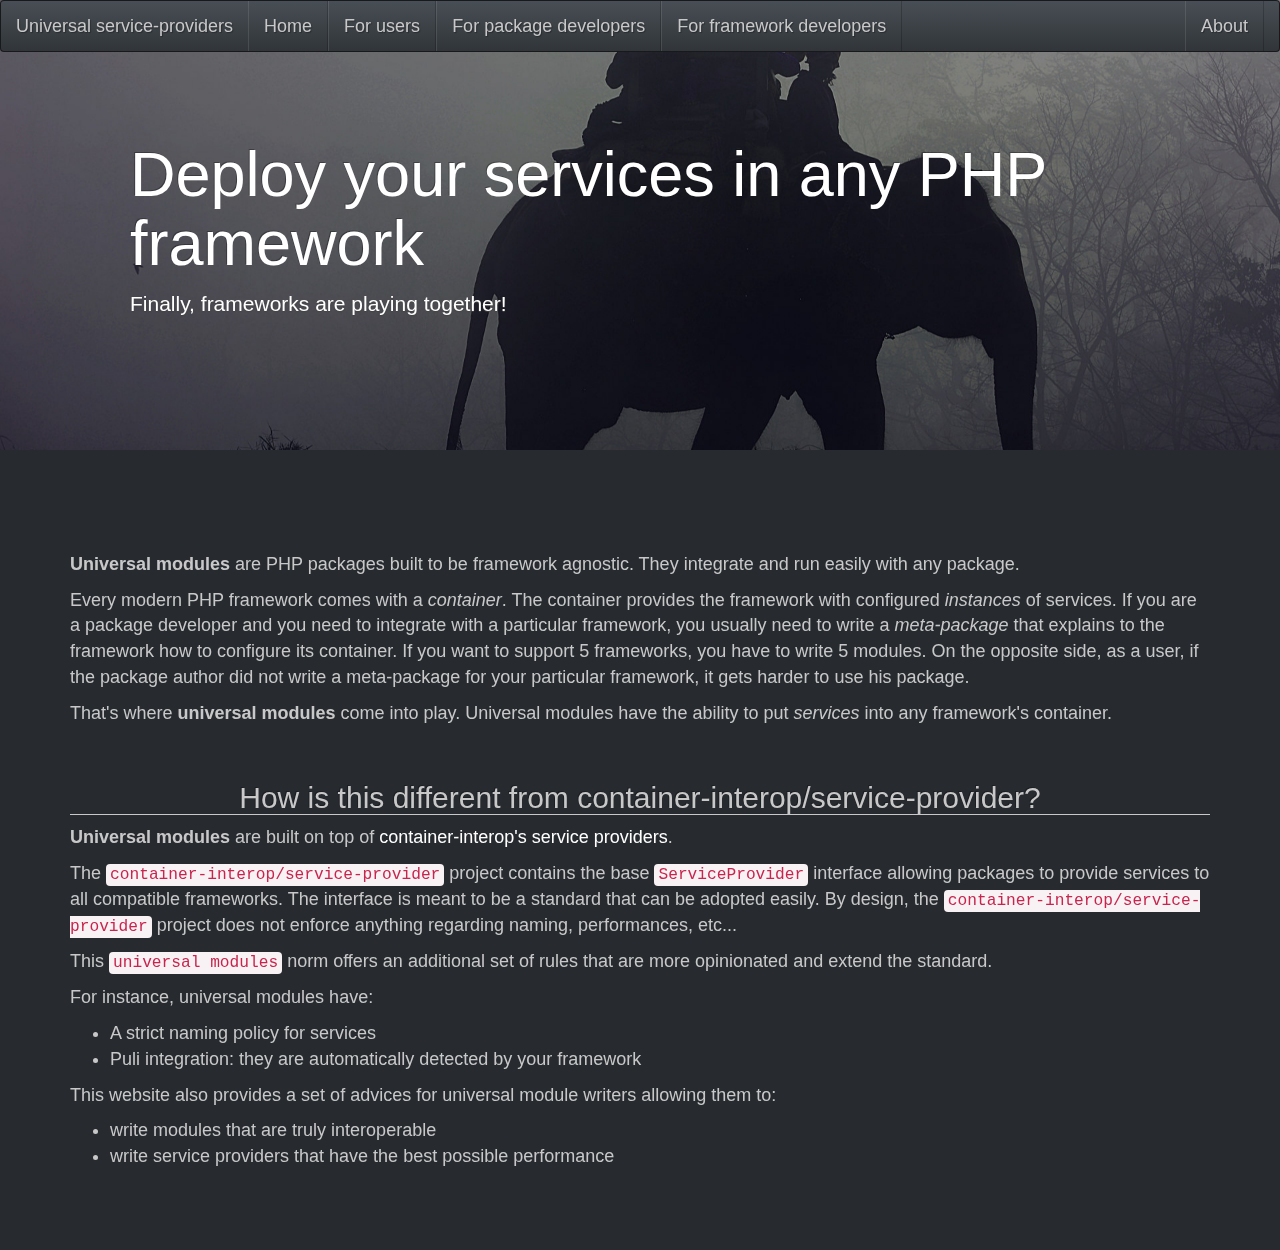
<file: index.html>
<!DOCTYPE html>
<html lang="en">
    <head>
        <meta charset="utf-8">
        <meta name="viewport" content="width=device-width, initial-scale=1">

        <title>Universal service-providers</title>

        <link rel="stylesheet" href="http://moufmouf.github.io/service-providers-best-practices/css/bootstrap.min.css">
        <!--<link rel="stylesheet" href="//maxcdn.bootstrapcdn.com/bootstrap/3.3.1/css/bootstrap-theme.min.css">-->
        <link rel="stylesheet" href="http://moufmouf.github.io/service-providers-best-practices/css/main.css">
        <link rel='stylesheet' id='hljstheme-css'  href='http://moufmouf.github.io/service-providers-best-practices/components/highlightjs/styles/darkula.css' type='text/css' media='all' />

        <script src="https://code.jquery.com/jquery-1.12.3.min.js" integrity="sha256-aaODHAgvwQW1bFOGXMeX+pC4PZIPsvn2h1sArYOhgXQ=" crossorigin="anonymous"></script>
        <script src="//netdna.bootstrapcdn.com/bootstrap/3.3.1/js/bootstrap.min.js"></script>
        <script type='text/javascript' src='http://moufmouf.github.io/service-providers-best-practices/components/highlightjs/highlight.pack.min.js'></script>

        <script>
            $(function() {
                // Little tweak for <h1>
                $("main > h1").wrap('<div class="page-header" />');
            });
        </script>

        <script type="text/javascript">
            (function($, window) {
                var init_fn_flag = false;
                var init_fn = (function() {
                    if (init_fn_flag)
                        return;
                    init_fn_flag = true;
                    hljs.configure({"tabReplace":"    "});
                    $('pre code').each(function(i, block) {
                        hljs.highlightBlock(block);
                    });
                });
                $(document).ready(init_fn);
                $(window).on("load", init_fn);
            })(jQuery, window);
        </script>

    </head>
    <body>

    <nav class="navbar navbar-default">
        <div class="container-fluid">
            <div class="navbar-header">
                <button type="button" class="navbar-toggle collapsed" data-toggle="collapse" data-target="#navbar"
                        aria-expanded="false" aria-controls="navbar">
                    <span class="sr-only">Toggle navigation</span>
                    <span class="icon-bar"></span>
                    <span class="icon-bar"></span>
                    <span class="icon-bar"></span>
                </button>
                <a class="navbar-brand" href="#">Universal service-providers</a>
            </div>
            <div id="navbar" class="navbar-collapse collapse">
                <ul class="nav navbar-nav">
                    <li><a href="http://moufmouf.github.io/service-providers-best-practices/">Home</a></li>
                    <li><a href="http://moufmouf.github.io/service-providers-best-practices/users.html">For users</a></li>
                    <li><a href="http://moufmouf.github.io/service-providers-best-practices/package_developers.html">For package developers</a></li>
                    <li><a href="http://moufmouf.github.io/service-providers-best-practices/framework_developers.html">For framework developers</a></li>
                    <!--<li class="dropdown">
                      <a href="#" class="dropdown-toggle" data-toggle="dropdown" role="button" aria-haspopup="true" aria-expanded="false">Dropdown <span class="caret"></span></a>
                      <ul class="dropdown-menu">
                        <li><a href="#">Action</a></li>
                        <li><a href="#">Another action</a></li>
                        <li><a href="#">Something else here</a></li>
                        <li role="separator" class="divider"></li>
                        <li class="dropdown-header">Nav header</li>
                        <li><a href="#">Separated link</a></li>
                        <li><a href="#">One more separated link</a></li>
                      </ul>
                    </li>-->
                </ul>
                <ul class="nav navbar-nav navbar-right">
                    <li><a href="#">About</a></li>
                </ul>
            </div><!--/.nav-collapse -->
        </div><!--/.container-fluid -->

    </nav>

    <div class="container">
                <script>
            $(function() {
                var jumboHeight = $('.jumbotron').outerHeight();
                function parallax(){
                    var scrolled = $(window).scrollTop();
                    $('.bg').css('height', (jumboHeight-scrolled) + 'px');
                }

                $(window).scroll(function(e){
                    parallax();
                });
                parallax();

            });
        </script>
        <div class="bg" style="background-image: url('images/elephant.jpeg')"></div>        <div class="jumbotron" >
            <h1>Deploy your services in any PHP framework</h1>
            <p class="lead">Finally, frameworks are playing together!</p>        </div>
        
        <p><strong>Universal modules</strong> are PHP packages built to be framework agnostic. They integrate and run easily with any package.</p>
<p>Every modern PHP framework comes with a <em>container</em>. The container provides the framework with configured <em>instances</em> of services.
If you are a package developer and you need to integrate with a particular framework, you usually need to write a <em>meta-package</em> that explains to the framework how to configure its container. If you want to support 5 frameworks, you have to write 5 modules. On the opposite side, as a user, if the package author did not write a meta-package for your particular framework, it gets harder to use his package.</p>
<p>That's where <strong>universal modules</strong> come into play. Universal modules have the ability to put <em>services</em> into any framework's container.</p>
<h2 id="how-is-this-different-from-container-interopservice-provider">How is this different from container-interop/service-provider?</h2>
<p><strong>Universal modules</strong> are built on top of <a href="http://github.com/container-interop/service-provider">container-interop's service providers</a>.</p>
<p>The <code>container-interop/service-provider</code> project contains the base <code>ServiceProvider</code> interface allowing packages to provide services to all compatible frameworks. The interface is meant to be a standard that can be adopted easily. By design, the <code>container-interop/service-provider</code> project does not enforce anything regarding naming, performances, etc...</p>
<p>This <code>universal modules</code> norm offers an additional set of rules that are more opinionated and extend the standard.</p>
<p>For instance, universal modules have:</p>
<ul>
<li>A strict naming policy for services</li>
<li>Puli integration: they are automatically detected by your framework</li>
</ul>
<p>This website also provides a set of advices for universal module writers allowing them to:</p>
<ul>
<li>write modules that are truly interoperable</li>
<li>write service providers that have the best possible performance</li>
</ul>
    </div>


    </body>
</html>
</file>
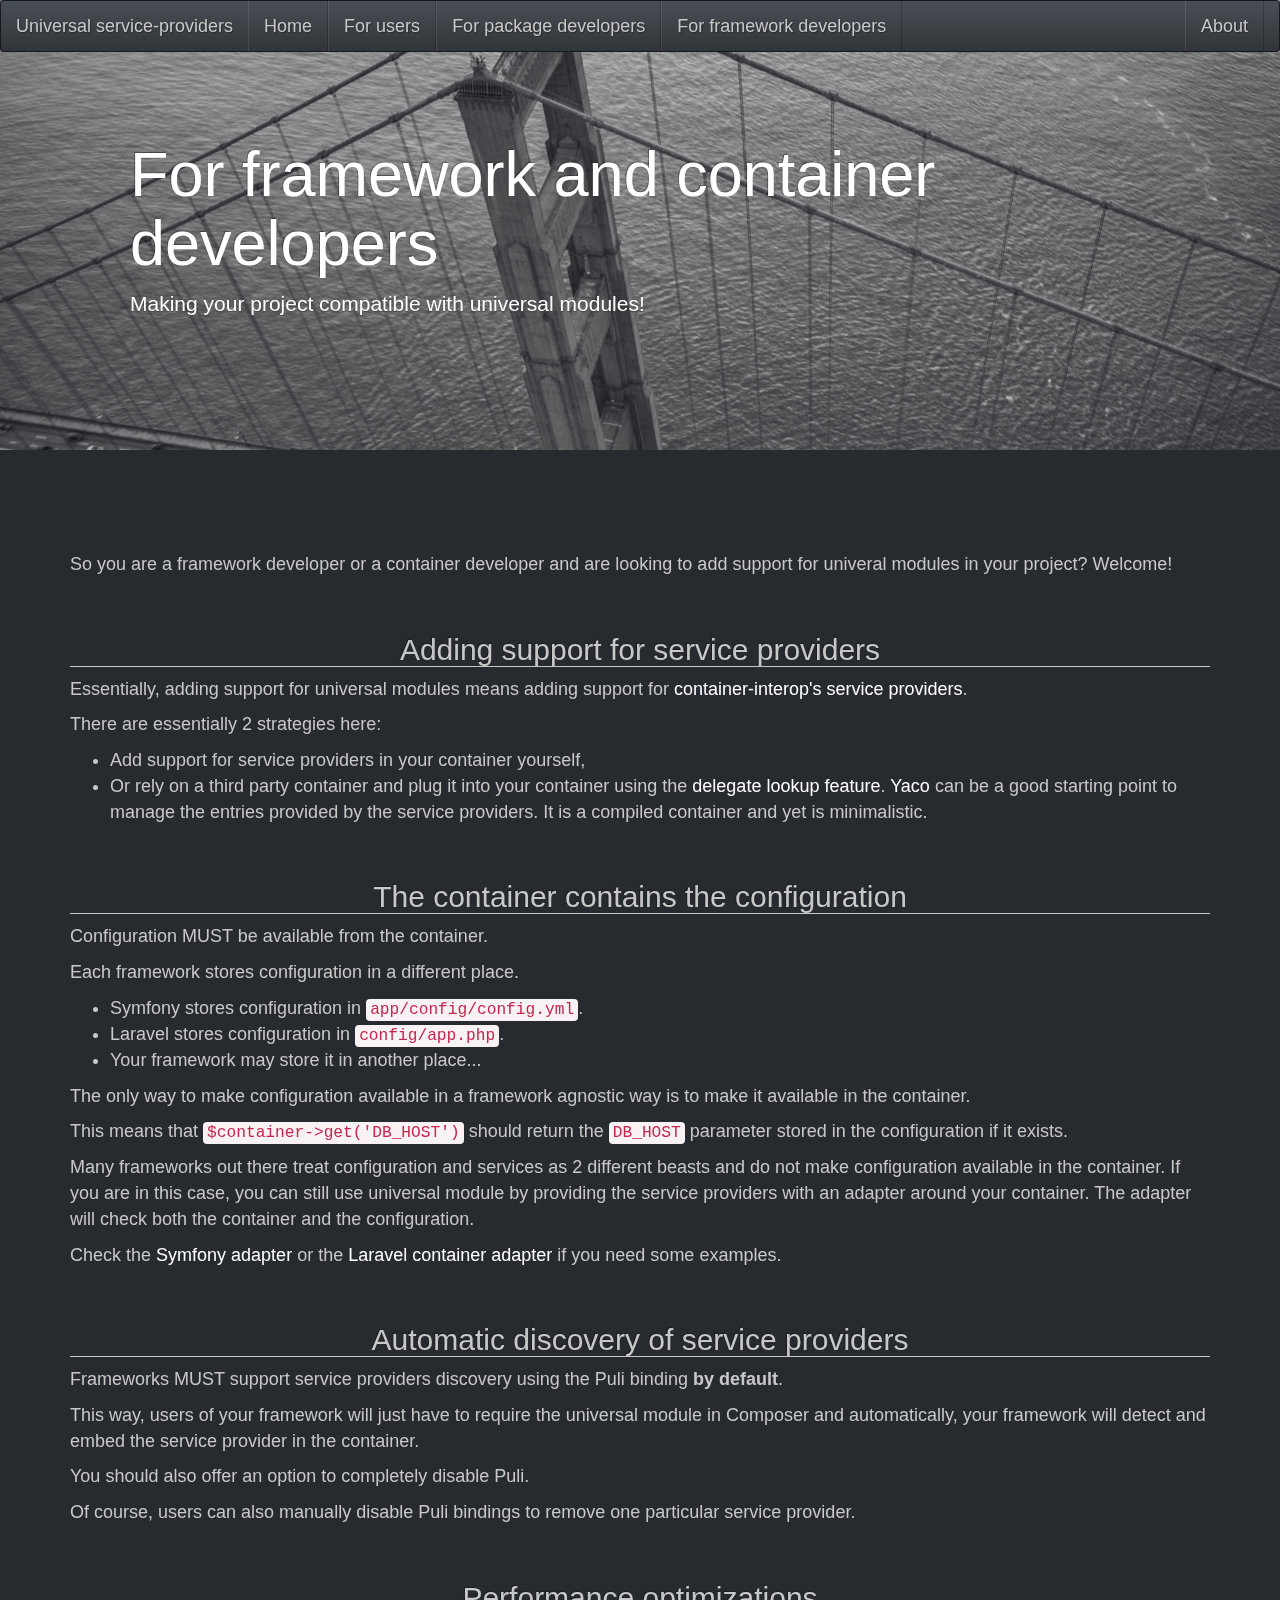
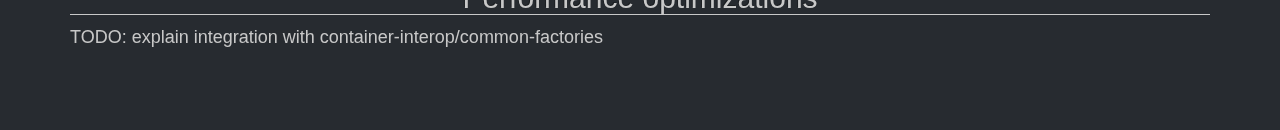
<file: framework_developers.html>
<!DOCTYPE html>
<html lang="en">
    <head>
        <meta charset="utf-8">
        <meta name="viewport" content="width=device-width, initial-scale=1">

        <title>Universal service-providers</title>

        <link rel="stylesheet" href="http://moufmouf.github.io/service-providers-best-practices/css/bootstrap.min.css">
        <!--<link rel="stylesheet" href="//maxcdn.bootstrapcdn.com/bootstrap/3.3.1/css/bootstrap-theme.min.css">-->
        <link rel="stylesheet" href="http://moufmouf.github.io/service-providers-best-practices/css/main.css">
        <link rel='stylesheet' id='hljstheme-css'  href='http://moufmouf.github.io/service-providers-best-practices/components/highlightjs/styles/darkula.css' type='text/css' media='all' />

        <script src="https://code.jquery.com/jquery-1.12.3.min.js" integrity="sha256-aaODHAgvwQW1bFOGXMeX+pC4PZIPsvn2h1sArYOhgXQ=" crossorigin="anonymous"></script>
        <script src="//netdna.bootstrapcdn.com/bootstrap/3.3.1/js/bootstrap.min.js"></script>
        <script type='text/javascript' src='http://moufmouf.github.io/service-providers-best-practices/components/highlightjs/highlight.pack.min.js'></script>

        <script>
            $(function() {
                // Little tweak for <h1>
                $("main > h1").wrap('<div class="page-header" />');
            });
        </script>

        <script type="text/javascript">
            (function($, window) {
                var init_fn_flag = false;
                var init_fn = (function() {
                    if (init_fn_flag)
                        return;
                    init_fn_flag = true;
                    hljs.configure({"tabReplace":"    "});
                    $('pre code').each(function(i, block) {
                        hljs.highlightBlock(block);
                    });
                });
                $(document).ready(init_fn);
                $(window).on("load", init_fn);
            })(jQuery, window);
        </script>

    </head>
    <body>

    <nav class="navbar navbar-default">
        <div class="container-fluid">
            <div class="navbar-header">
                <button type="button" class="navbar-toggle collapsed" data-toggle="collapse" data-target="#navbar"
                        aria-expanded="false" aria-controls="navbar">
                    <span class="sr-only">Toggle navigation</span>
                    <span class="icon-bar"></span>
                    <span class="icon-bar"></span>
                    <span class="icon-bar"></span>
                </button>
                <a class="navbar-brand" href="#">Universal service-providers</a>
            </div>
            <div id="navbar" class="navbar-collapse collapse">
                <ul class="nav navbar-nav">
                    <li><a href="http://moufmouf.github.io/service-providers-best-practices/">Home</a></li>
                    <li><a href="http://moufmouf.github.io/service-providers-best-practices/users.html">For users</a></li>
                    <li><a href="http://moufmouf.github.io/service-providers-best-practices/package_developers.html">For package developers</a></li>
                    <li><a href="http://moufmouf.github.io/service-providers-best-practices/framework_developers.html">For framework developers</a></li>
                    <!--<li class="dropdown">
                      <a href="#" class="dropdown-toggle" data-toggle="dropdown" role="button" aria-haspopup="true" aria-expanded="false">Dropdown <span class="caret"></span></a>
                      <ul class="dropdown-menu">
                        <li><a href="#">Action</a></li>
                        <li><a href="#">Another action</a></li>
                        <li><a href="#">Something else here</a></li>
                        <li role="separator" class="divider"></li>
                        <li class="dropdown-header">Nav header</li>
                        <li><a href="#">Separated link</a></li>
                        <li><a href="#">One more separated link</a></li>
                      </ul>
                    </li>-->
                </ul>
                <ul class="nav navbar-nav navbar-right">
                    <li><a href="#">About</a></li>
                </ul>
            </div><!--/.nav-collapse -->
        </div><!--/.container-fluid -->

    </nav>

    <div class="container">
                <script>
            $(function() {
                var jumboHeight = $('.jumbotron').outerHeight();
                function parallax(){
                    var scrolled = $(window).scrollTop();
                    $('.bg').css('height', (jumboHeight-scrolled) + 'px');
                }

                $(window).scroll(function(e){
                    parallax();
                });
                parallax();

            });
        </script>
        <div class="bg" style="background-image: url('images/bridge2.jpg')"></div>        <div class="jumbotron" >
            <h1>For framework and container developers</h1>
            <p class="lead">Making your project compatible with universal modules!</p>        </div>
        
        <p>So you are a framework developer or a container developer and are looking to add support for univeral modules in your project? Welcome!</p>
<h2 id="adding-support-for-service-providers">Adding support for service providers</h2>
<p>Essentially, adding support for universal modules means adding support for <a href="http://github.com/container-interop/service-provider">container-interop's service providers</a>.</p>
<p>There are essentially 2 strategies here:</p>
<ul>
<li>Add support for service providers in your container yourself,  </li>
<li>Or rely on a third party container and plug it into your container using the <a href="https://github.com/container-interop/container-interop/blob/master/docs/delegate-lookup.html">delegate lookup feature</a>.
<a href="https://github.com/thecodingmachine/yaco">Yaco</a> can be a good starting point to manage the entries provided by the service providers. It is a compiled container and yet is minimalistic.</li>
</ul>
<h2 id="the-container-contains-the-configuration">The container contains the configuration</h2>
<p>Configuration MUST be available from the container.</p>
<p>Each framework stores configuration in a different place.</p>
<ul>
<li>Symfony stores configuration in <code>app/config/config.yml</code>.</li>
<li>Laravel stores configuration in <code>config/app.php</code>.</li>
<li>Your framework may store it in another place...</li>
</ul>
<p>The only way to make configuration available in a framework agnostic way is to make it available in the container.</p>
<p>This means that <code>$container-&gt;get('DB_HOST')</code> should return the <code>DB_HOST</code> parameter stored in the configuration if it exists.</p>
<p>Many frameworks out there treat configuration and services as 2 different beasts and do not make configuration available in the container.
If you are in this case, you can still use universal module by providing the service providers with an adapter around your container.
The adapter will check both the container and the configuration.</p>
<p>Check the <a href="https://github.com/thecodingmachine/service-provider-bridge-bundle/blob/1.0/src/SymfonyContainerAdapter.php">Symfony adapter</a> or the <a href="https://github.com/thecodingmachine/laravel-universal-service-provider/blob/1.0/src/LaravelContainerAdapter.php">Laravel container adapter</a> if you need some examples.</p>
<h2 id="automatic-discovery-of-service-providers">Automatic discovery of service providers</h2>
<p>Frameworks MUST support service providers discovery using the Puli binding <strong>by default</strong>.</p>
<p>This way, users of your framework will just have to require the universal module in Composer and automatically, your framework will detect and embed the service provider in the container.</p>
<p>You should also offer an option to completely disable Puli.</p>
<p>Of course, users can also manually disable Puli bindings to remove one particular service provider.</p>
<h2 id="performance-optimizations">Performance optimizations</h2>
<p>TODO: explain integration with container-interop/common-factories</p>
    </div>


    </body>
</html>
</file>
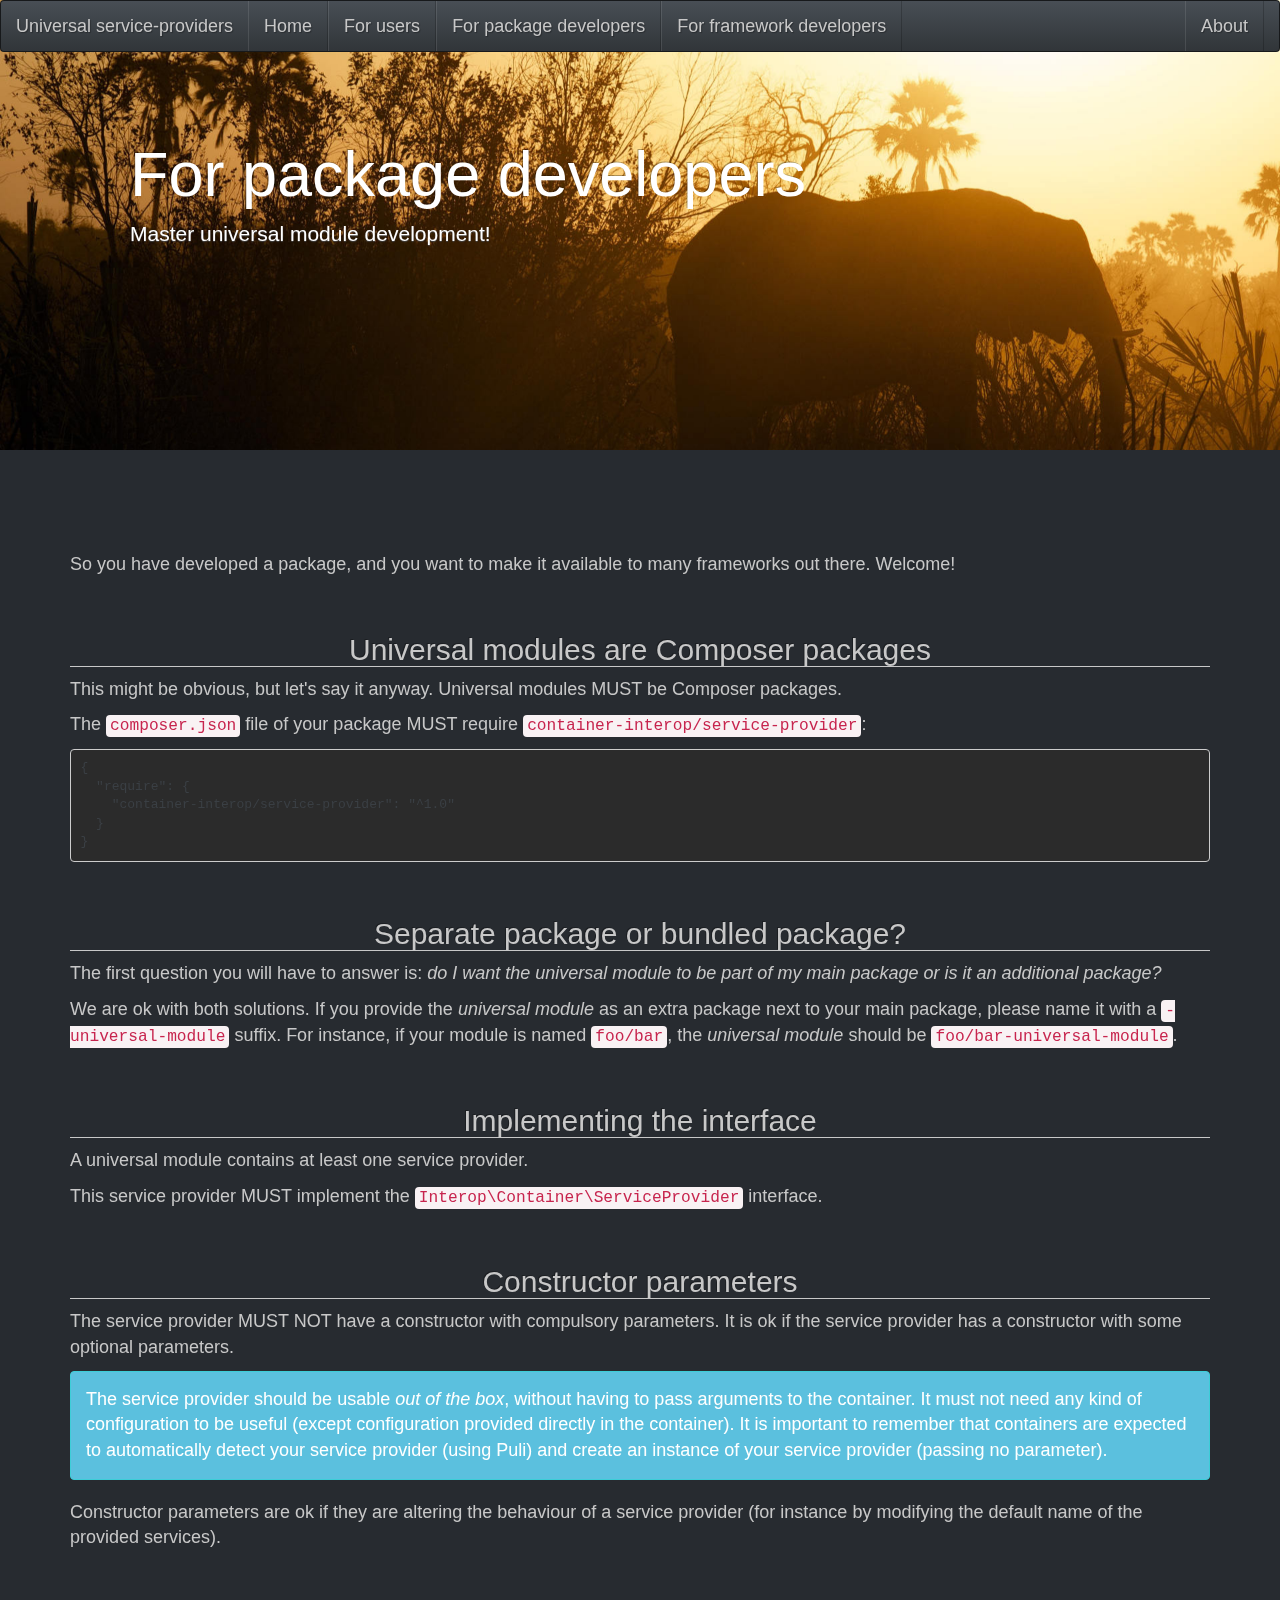
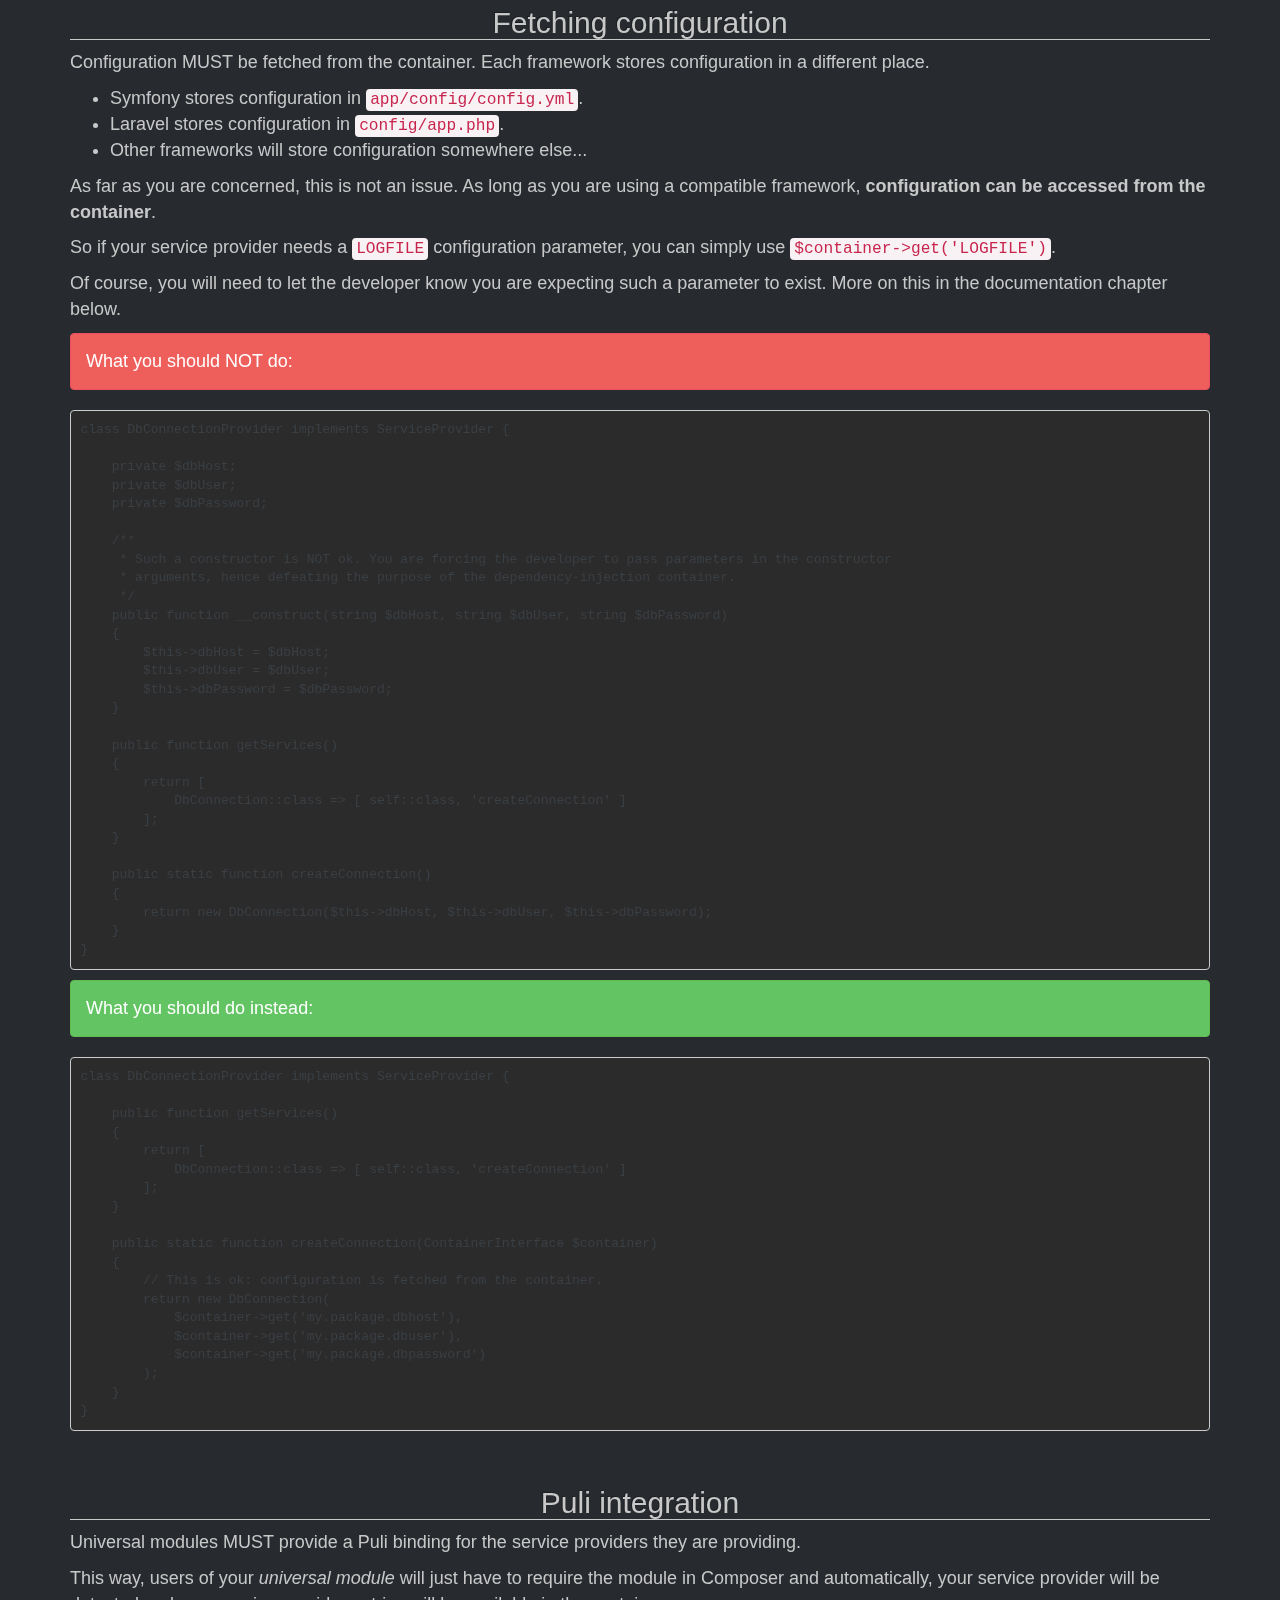
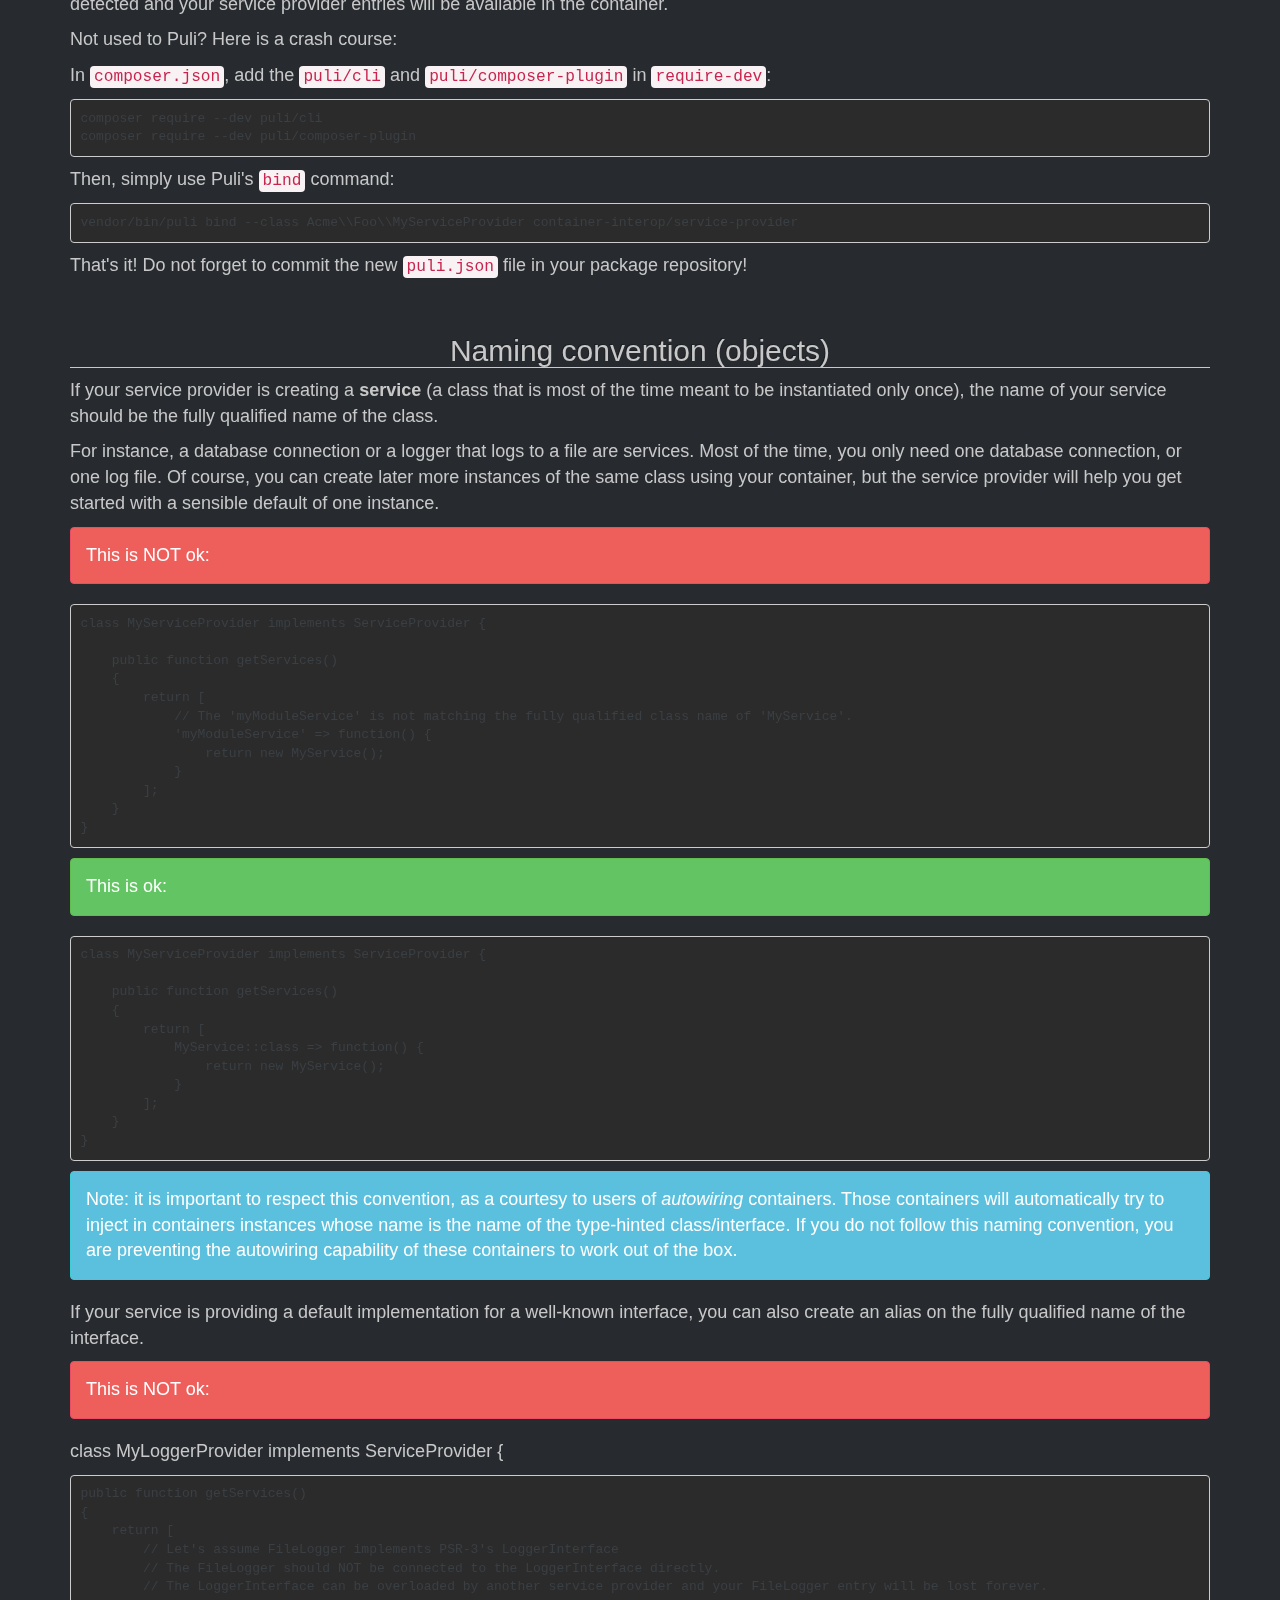
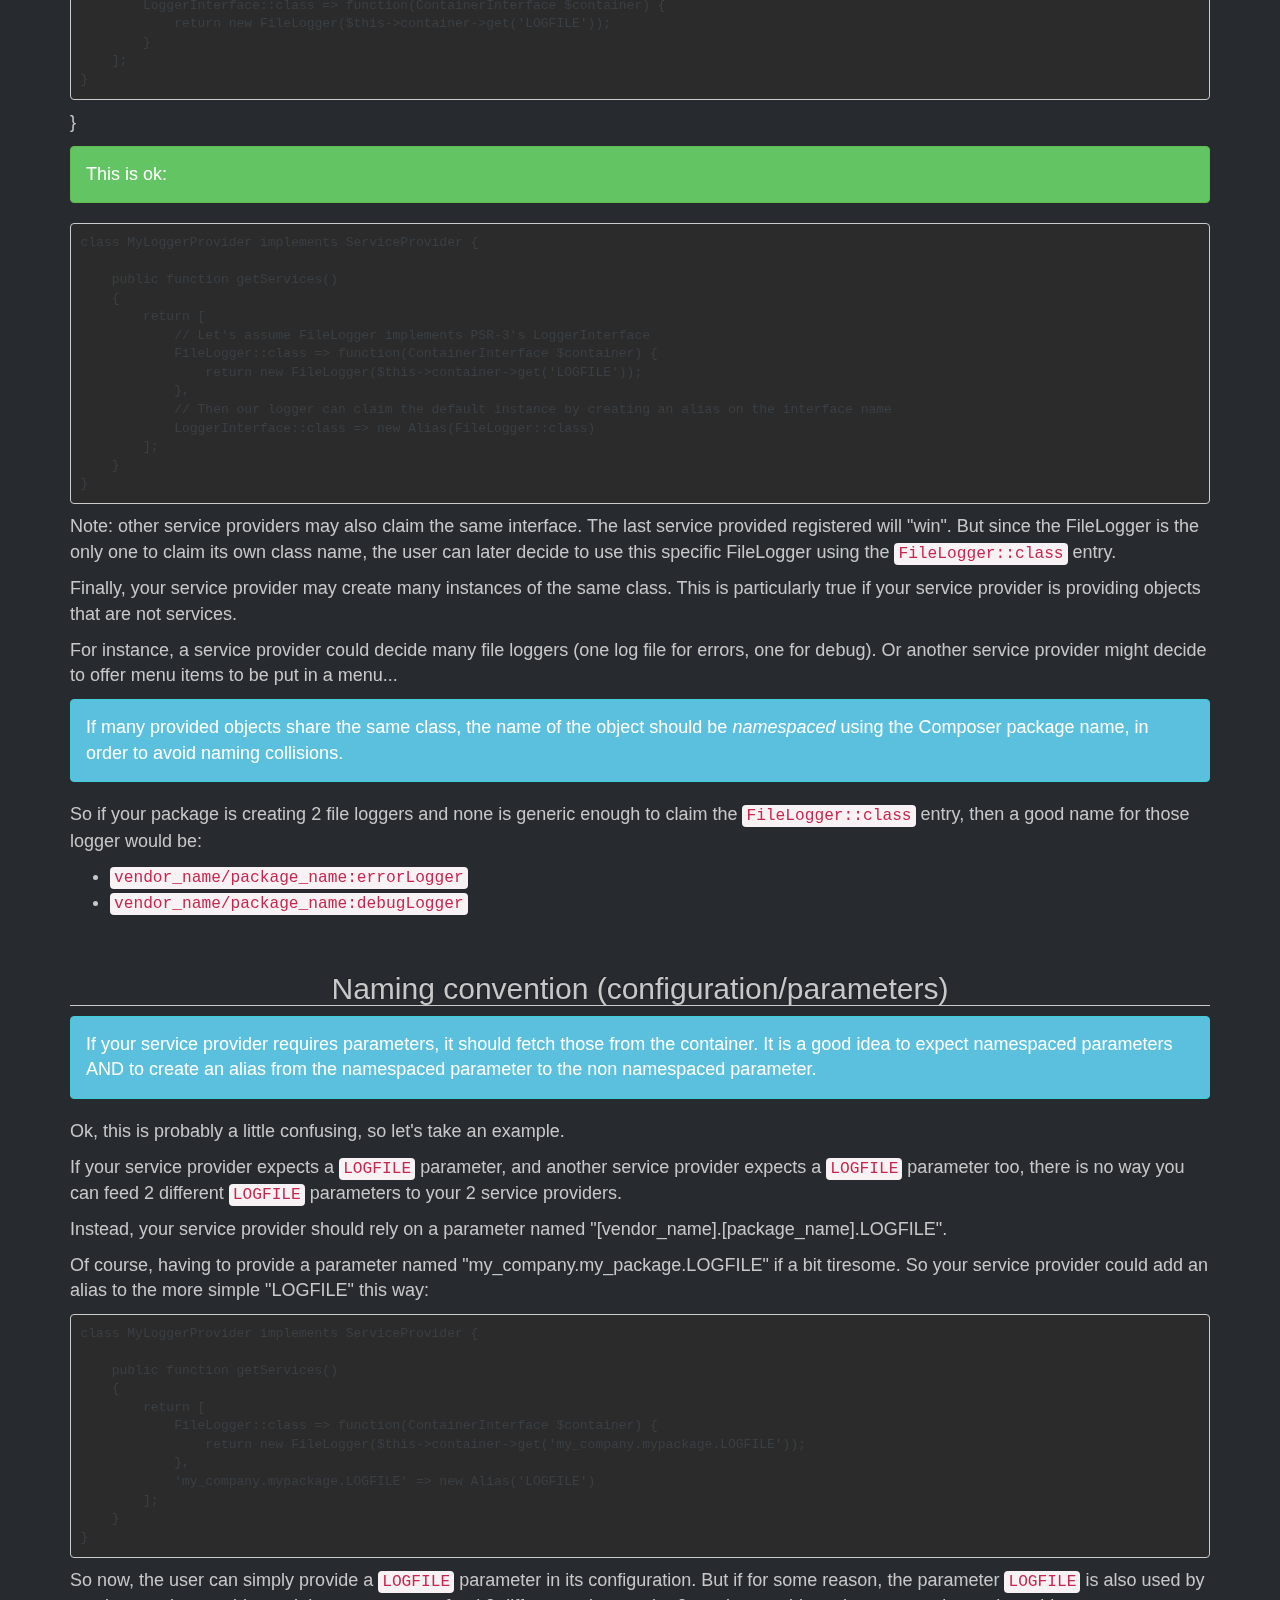
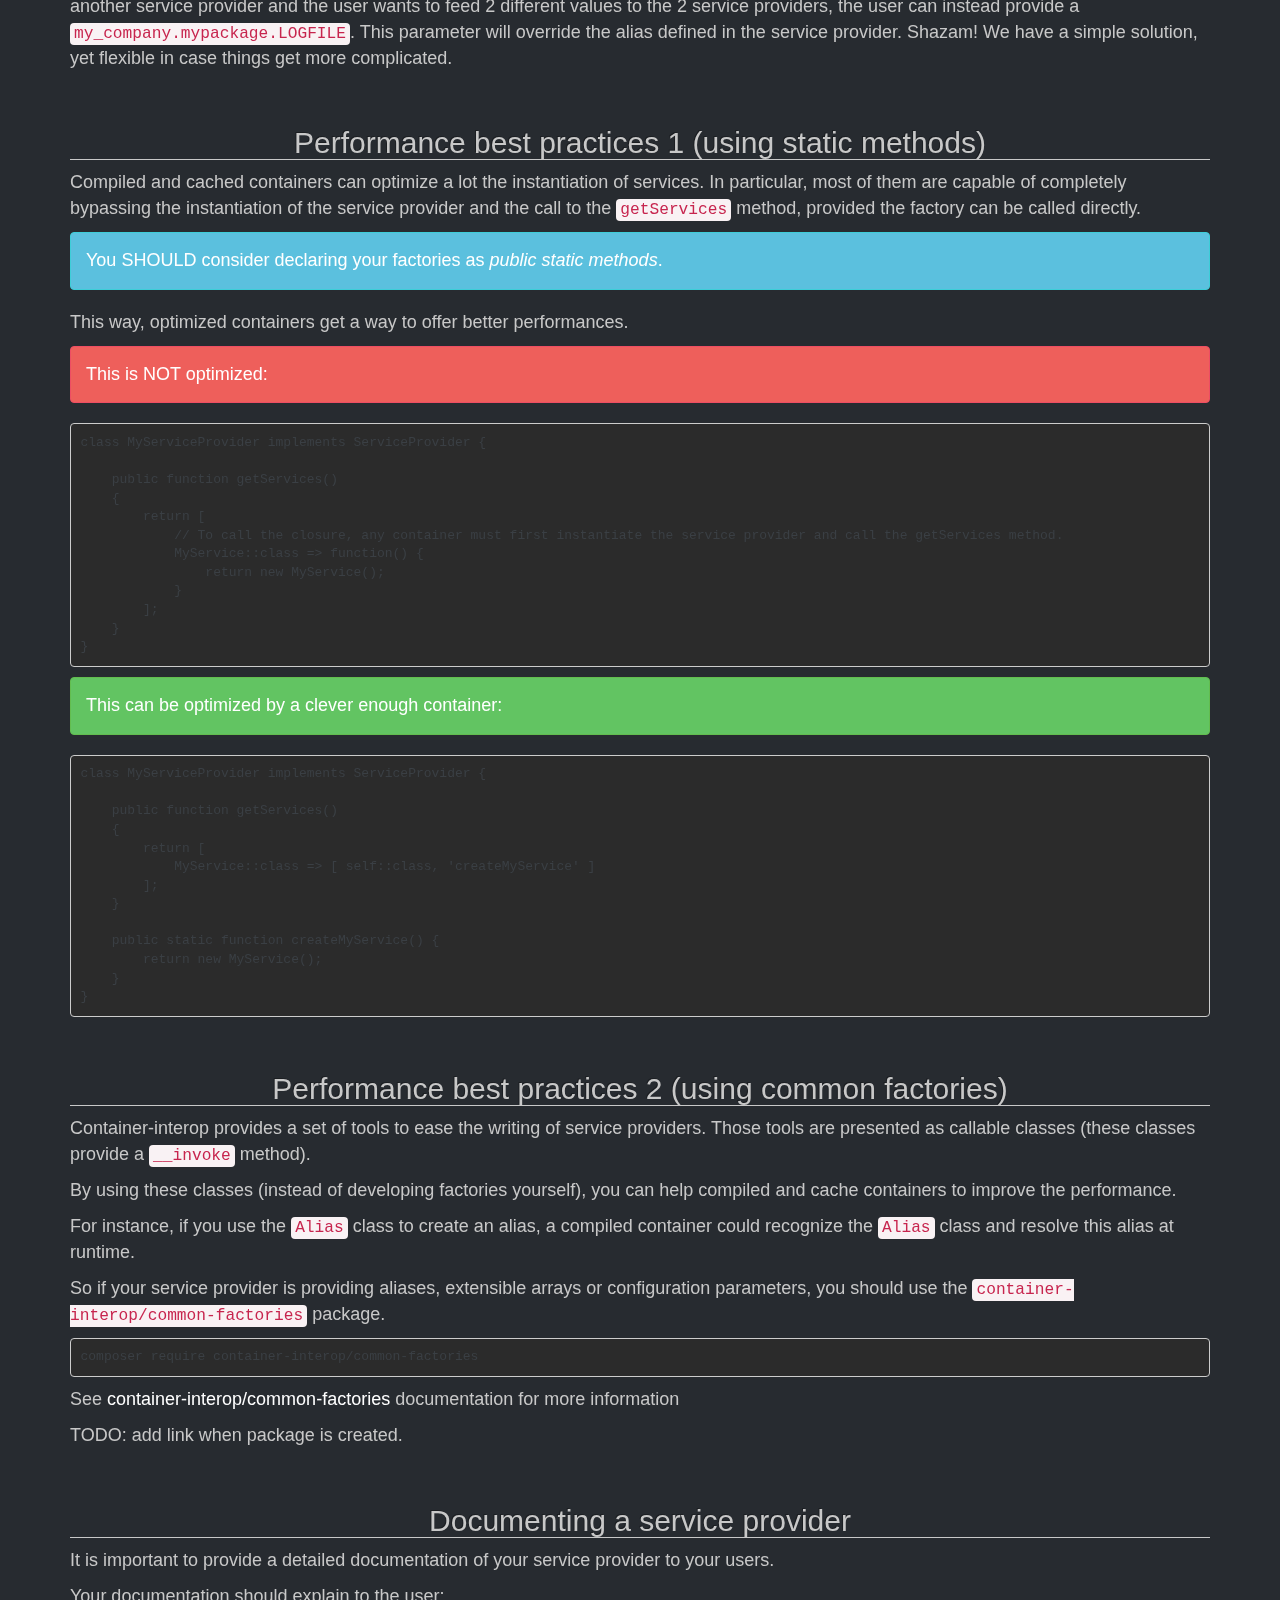
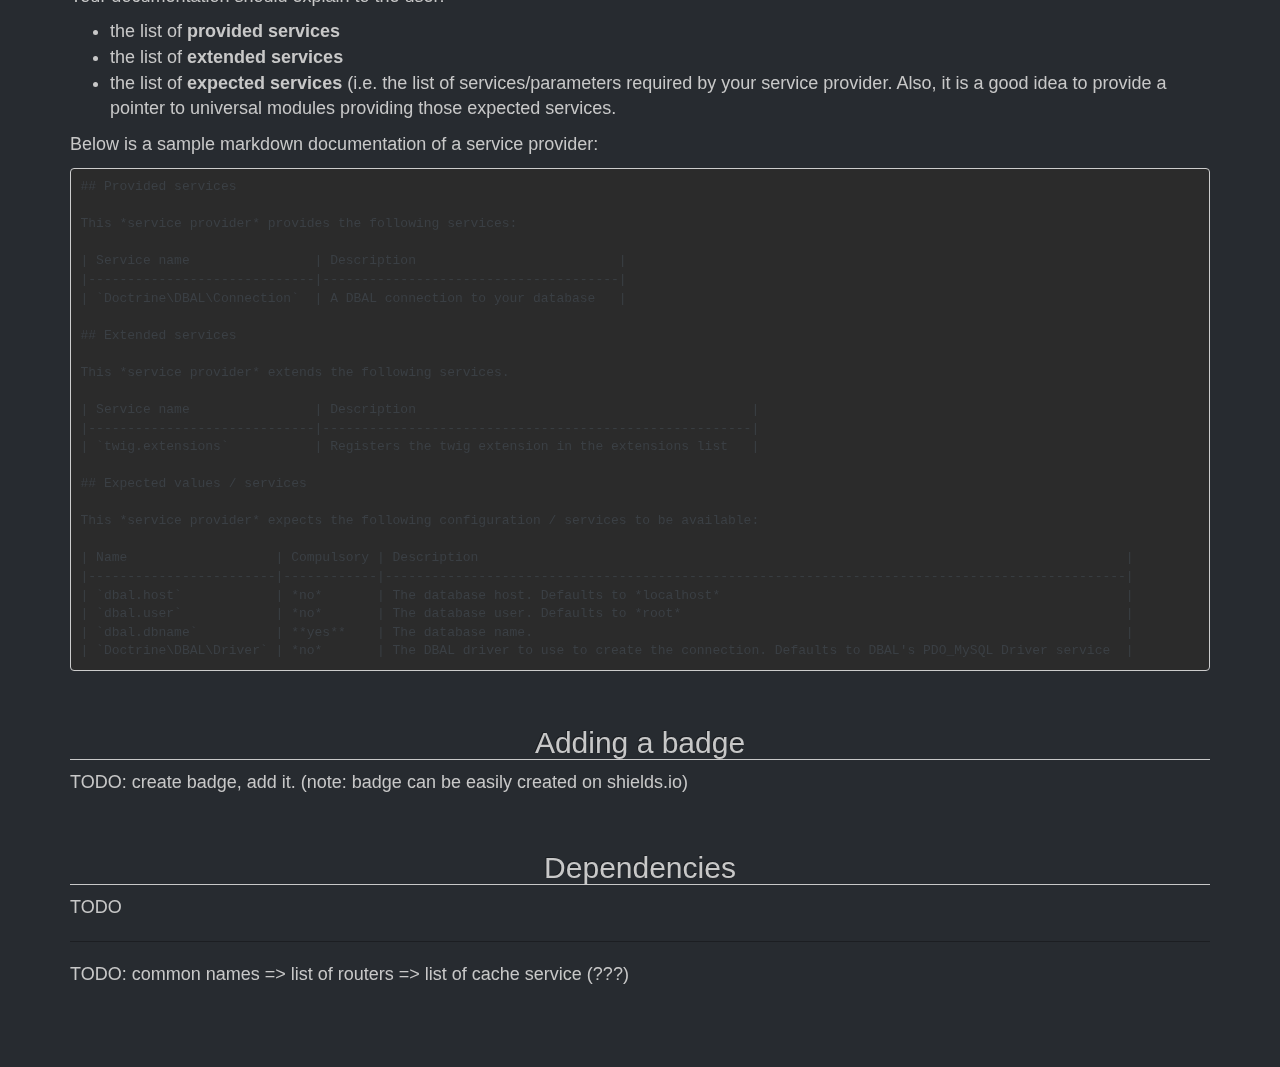
<file: package_developers.html>
<!DOCTYPE html>
<html lang="en">
    <head>
        <meta charset="utf-8">
        <meta name="viewport" content="width=device-width, initial-scale=1">

        <title>Universal service-providers</title>

        <link rel="stylesheet" href="http://moufmouf.github.io/service-providers-best-practices/css/bootstrap.min.css">
        <!--<link rel="stylesheet" href="//maxcdn.bootstrapcdn.com/bootstrap/3.3.1/css/bootstrap-theme.min.css">-->
        <link rel="stylesheet" href="http://moufmouf.github.io/service-providers-best-practices/css/main.css">
        <link rel='stylesheet' id='hljstheme-css'  href='http://moufmouf.github.io/service-providers-best-practices/components/highlightjs/styles/darkula.css' type='text/css' media='all' />

        <script src="https://code.jquery.com/jquery-1.12.3.min.js" integrity="sha256-aaODHAgvwQW1bFOGXMeX+pC4PZIPsvn2h1sArYOhgXQ=" crossorigin="anonymous"></script>
        <script src="//netdna.bootstrapcdn.com/bootstrap/3.3.1/js/bootstrap.min.js"></script>
        <script type='text/javascript' src='http://moufmouf.github.io/service-providers-best-practices/components/highlightjs/highlight.pack.min.js'></script>

        <script>
            $(function() {
                // Little tweak for <h1>
                $("main > h1").wrap('<div class="page-header" />');
            });
        </script>

        <script type="text/javascript">
            (function($, window) {
                var init_fn_flag = false;
                var init_fn = (function() {
                    if (init_fn_flag)
                        return;
                    init_fn_flag = true;
                    hljs.configure({"tabReplace":"    "});
                    $('pre code').each(function(i, block) {
                        hljs.highlightBlock(block);
                    });
                });
                $(document).ready(init_fn);
                $(window).on("load", init_fn);
            })(jQuery, window);
        </script>

    </head>
    <body>

    <nav class="navbar navbar-default">
        <div class="container-fluid">
            <div class="navbar-header">
                <button type="button" class="navbar-toggle collapsed" data-toggle="collapse" data-target="#navbar"
                        aria-expanded="false" aria-controls="navbar">
                    <span class="sr-only">Toggle navigation</span>
                    <span class="icon-bar"></span>
                    <span class="icon-bar"></span>
                    <span class="icon-bar"></span>
                </button>
                <a class="navbar-brand" href="#">Universal service-providers</a>
            </div>
            <div id="navbar" class="navbar-collapse collapse">
                <ul class="nav navbar-nav">
                    <li><a href="http://moufmouf.github.io/service-providers-best-practices/">Home</a></li>
                    <li><a href="http://moufmouf.github.io/service-providers-best-practices/users.html">For users</a></li>
                    <li><a href="http://moufmouf.github.io/service-providers-best-practices/package_developers.html">For package developers</a></li>
                    <li><a href="http://moufmouf.github.io/service-providers-best-practices/framework_developers.html">For framework developers</a></li>
                    <!--<li class="dropdown">
                      <a href="#" class="dropdown-toggle" data-toggle="dropdown" role="button" aria-haspopup="true" aria-expanded="false">Dropdown <span class="caret"></span></a>
                      <ul class="dropdown-menu">
                        <li><a href="#">Action</a></li>
                        <li><a href="#">Another action</a></li>
                        <li><a href="#">Something else here</a></li>
                        <li role="separator" class="divider"></li>
                        <li class="dropdown-header">Nav header</li>
                        <li><a href="#">Separated link</a></li>
                        <li><a href="#">One more separated link</a></li>
                      </ul>
                    </li>-->
                </ul>
                <ul class="nav navbar-nav navbar-right">
                    <li><a href="#">About</a></li>
                </ul>
            </div><!--/.nav-collapse -->
        </div><!--/.container-fluid -->

    </nav>

    <div class="container">
                <script>
            $(function() {
                var jumboHeight = $('.jumbotron').outerHeight();
                function parallax(){
                    var scrolled = $(window).scrollTop();
                    $('.bg').css('height', (jumboHeight-scrolled) + 'px');
                }

                $(window).scroll(function(e){
                    parallax();
                });
                parallax();

            });
        </script>
        <div class="bg" style="background-image: url('images/elephant2.jpeg')"></div>        <div class="jumbotron" >
            <h1>For package developers</h1>
            <p class="lead">Master universal module development!</p>        </div>
        
        <p>So you have developed a package, and you want to make it available to many frameworks out there. Welcome!</p>
<h2 id="universal-modules-are-composer-packages">Universal modules are Composer packages</h2>
<p>This might be obvious, but let's say it anyway. Universal modules MUST be Composer packages.</p>
<p>The <code>composer.json</code> file of your package MUST require <code>container-interop/service-provider</code>:</p>
<pre><code class="language-json">{
  "require": {
    "container-interop/service-provider": "^1.0"
  }
}</code></pre>
<h2 id="separate-package-or-bundled-package">Separate package or bundled package?</h2>
<p>The first question you will have to answer is: <em>do I want the universal module to be part of my main package or is it an additional package?</em></p>
<p>We are ok with both solutions. If you provide the <em>universal module</em> as an extra package next to your main package, please name it with a <code>-universal-module</code> suffix.
For instance, if your module is named <code>foo/bar</code>, the <em>universal module</em> should be <code>foo/bar-universal-module</code>.</p>
<h2 id="implementing-the-interface">Implementing the interface</h2>
<p>A universal module contains at least one service provider.</p>
<p>This service provider MUST implement the <a href="https://github.com/container-interop/service-provider/blob/master/src/ServiceProvider.php"><code>Interop\Container\ServiceProvider</code></a> interface.</p>
<h2 id="constructor-parameters">Constructor parameters</h2>
<p>The service provider MUST NOT have a constructor with compulsory parameters. It is ok if the service provider has a constructor with some optional parameters.</p>
<div class="alert alert-info">
The service provider should be usable <em>out of the box</em>, without having to pass arguments to the container.
It must not need any kind of configuration to be useful (except configuration provided directly in the container). It is important to remember that containers are expected to
automatically detect your service provider (using Puli) and create an instance of your service provider (passing no parameter).
</div>
<p>Constructor parameters are ok if they are altering the behaviour of a service provider (for instance by modifying the default name of the provided services).</p>
<h2 id="fetching-configuration">Fetching configuration</h2>
<p>Configuration MUST be fetched from the container. Each framework stores configuration in a different place.</p>
<ul>
<li>Symfony stores configuration in <code>app/config/config.yml</code>.</li>
<li>Laravel stores configuration in <code>config/app.php</code>.</li>
<li>Other frameworks will store configuration somewhere else...</li>
</ul>
<p>As far as you are concerned, this is not an issue. As long as you are using a compatible framework, <strong>configuration can be accessed from the container</strong>.</p>
<p>So if your service provider needs a <code>LOGFILE</code> configuration parameter, you can simply use <code>$container-&gt;get('LOGFILE')</code>.</p>
<p>Of course, you will need to let the developer know you are expecting such a parameter to exist. More on this in the documentation chapter below.</p>
<div class="alert alert-danger">What you should NOT do:</div>
<pre><code class="language-php">class DbConnectionProvider implements ServiceProvider {

    private $dbHost;
    private $dbUser;
    private $dbPassword;

    /**
     * Such a constructor is NOT ok. You are forcing the developer to pass parameters in the constructor
     * arguments, hence defeating the purpose of the dependency-injection container.
     */
    public function __construct(string $dbHost, string $dbUser, string $dbPassword)
    {
        $this-&gt;dbHost = $dbHost;
        $this-&gt;dbUser = $dbUser;
        $this-&gt;dbPassword = $dbPassword;
    }

    public function getServices()
    {
        return [
            DbConnection::class =&gt; [ self::class, 'createConnection' ]
        ];
    }

    public static function createConnection()
    {
        return new DbConnection($this-&gt;dbHost, $this-&gt;dbUser, $this-&gt;dbPassword);
    }
}</code></pre>
<div class="alert alert-success">What you should do instead:</div>
<pre><code class="language-php">class DbConnectionProvider implements ServiceProvider {

    public function getServices()
    {
        return [
            DbConnection::class =&gt; [ self::class, 'createConnection' ]
        ];
    }

    public static function createConnection(ContainerInterface $container)
    {
        // This is ok: configuration is fetched from the container.
        return new DbConnection(
            $container-&gt;get('my.package.dbhost'),
            $container-&gt;get('my.package.dbuser'), 
            $container-&gt;get('my.package.dbpassword')
        );
    }
}</code></pre>
<h2 id="puli-integration">Puli integration</h2>
<p>Universal modules MUST provide a Puli binding for the service providers they are providing.</p>
<p>This way, users of your <em>universal module</em> will just have to require the module in Composer and automatically, your service provider will be detected and your service provider entries will be available in the container.</p>
<p>Not used to Puli? Here is a crash course: </p>
<p>In <code>composer.json</code>, add the <code>puli/cli</code> and <code>puli/composer-plugin</code> in <code>require-dev</code>:</p>
<pre><code class="language-sh">composer require --dev puli/cli
composer require --dev puli/composer-plugin</code></pre>
<p>Then, simply use Puli's <code>bind</code> command:</p>
<pre><code class="language-sh">vendor/bin/puli bind --class Acme\\Foo\\MyServiceProvider container-interop/service-provider</code></pre>
<p>That's it! Do not forget to commit the new <code>puli.json</code> file in your package repository!</p>
<h2 id="naming-convention-objects">Naming convention (objects)</h2>
<p>If your service provider is creating a <strong>service</strong> (a class that is most of the time meant to be instantiated only once), the name of your service should be the fully qualified name of the class.</p>
<p>For instance, a database connection or a logger that logs to a file are services. Most of the time, you only need one database connection, or one log file. Of course, you can create later more instances of the same class using your container, but the service provider will help you get started with a sensible default of one instance.</p>
<div class="alert alert-danger">This is NOT ok:</div>
<pre><code class="language-php">class MyServiceProvider implements ServiceProvider {

    public function getServices()
    {
        return [
            // The 'myModuleService' is not matching the fully qualified class name of 'MyService'.
            'myModuleService' =&gt; function() {
                return new MyService();
            }
        ];
    }
}</code></pre>
<div class="alert alert-success">This is ok:</div>
<pre><code class="language-php">class MyServiceProvider implements ServiceProvider {

    public function getServices()
    {
        return [
            MyService::class =&gt; function() {
                return new MyService();
            }
        ];
    }
}</code></pre>
<div class="alert alert-info">Note: it is important to respect this convention, as a courtesy to users of <em>autowiring</em> containers. Those containers will automatically try to inject in containers instances whose name is the name of the type-hinted class/interface. If you do not follow this naming convention, you are preventing the autowiring capability of these containers to work out of the box.</div>
<p>If your service is providing a default implementation for a well-known interface, you can also create an alias on the fully qualified name of the interface.</p>
<div class="alert alert-danger">This is NOT ok:</div>
<p>class MyLoggerProvider implements ServiceProvider {</p>
<pre><code>public function getServices()
{
    return [
        // Let's assume FileLogger implements PSR-3's LoggerInterface
        // The FileLogger should NOT be connected to the LoggerInterface directly.
        // The LoggerInterface can be overloaded by another service provider and your FileLogger entry will be lost forever.
        LoggerInterface::class =&gt; function(ContainerInterface $container) {
            return new FileLogger($this-&gt;container-&gt;get('LOGFILE'));
        }
    ];
}</code></pre>
<p>}</p>
<div class="alert alert-success">This is ok:</div>
<pre><code class="language-php">class MyLoggerProvider implements ServiceProvider {

    public function getServices()
    {
        return [
            // Let's assume FileLogger implements PSR-3's LoggerInterface
            FileLogger::class =&gt; function(ContainerInterface $container) {
                return new FileLogger($this-&gt;container-&gt;get('LOGFILE'));
            },
            // Then our logger can claim the default instance by creating an alias on the interface name
            LoggerInterface::class =&gt; new Alias(FileLogger::class)
        ];
    }
}</code></pre>
<p>Note: other service providers may also claim the same interface. The last service provided registered will &quot;win&quot;.
But since the FileLogger is the only one to claim its own class name, the user can later decide to use this specific FileLogger using the <code>FileLogger::class</code> entry.</p>
<p>Finally, your service provider may create many instances of the same class. This is particularly true if your service provider is providing objects that are not services.</p>
<p>For instance, a service provider could decide many file loggers (one log file for errors, one for debug). Or another service provider might decide to offer menu items to be put in a menu...</p>
<div class="alert alert-info">If many provided objects share the same class, the name of the object should be <em>namespaced</em> using the Composer package name, in order to avoid naming collisions.</div>
<p>So if your package is creating 2 file loggers and none is generic enough to claim the <code>FileLogger::class</code> entry, then a good name for those logger would be:</p>
<ul>
<li><code>vendor_name/package_name:errorLogger</code></li>
<li><code>vendor_name/package_name:debugLogger</code></li>
</ul>
<h2 id="naming-convention-configurationparameters">Naming convention (configuration/parameters)</h2>
<div class="alert alert-info">If your service provider requires parameters, it should fetch those from the container.
It is a good idea to expect namespaced parameters AND to create an alias from the namespaced parameter to the non namespaced parameter.</div>
<p>Ok, this is probably a little confusing, so let's take an example.</p>
<p>If your service provider expects a <code>LOGFILE</code> parameter, and another service provider expects a <code>LOGFILE</code> parameter too, there is no way you can feed 2 different <code>LOGFILE</code> parameters to your 2 service providers.</p>
<p>Instead, your service provider should rely on a parameter named &quot;[vendor_name].[package_name].LOGFILE&quot;.</p>
<p>Of course, having to provide a parameter named &quot;my_company.my_package.LOGFILE&quot; if a bit tiresome. So your service provider could add an alias to the more simple &quot;LOGFILE&quot; this way:</p>
<pre><code class="language-php">class MyLoggerProvider implements ServiceProvider {

    public function getServices()
    {
        return [
            FileLogger::class =&gt; function(ContainerInterface $container) {
                return new FileLogger($this-&gt;container-&gt;get('my_company.mypackage.LOGFILE'));
            },
            'my_company.mypackage.LOGFILE' =&gt; new Alias('LOGFILE')
        ];
    }
}</code></pre>
<p>So now, the user can simply provide a <code>LOGFILE</code> parameter in its configuration. But if for some reason, the parameter <code>LOGFILE</code> is also used by another service provider and the user wants to feed 2 different values to the 2 service providers, the user can instead provide a <code>my_company.mypackage.LOGFILE</code>. This parameter will override the alias defined in the service provider. Shazam! We have a simple solution, yet flexible in case things get more complicated.</p>
<h2 id="performance-best-practices-1-using-static-methods">Performance best practices 1 (using static methods)</h2>
<p>Compiled and cached containers can optimize a lot the instantiation of services. In particular, most of them are capable of completely bypassing the instantiation of the service provider and the call to the <code>getServices</code> method, provided the factory can be called directly.</p>
<div class="alert alert-info">You SHOULD consider declaring your factories as <em>public static methods</em>.</div>
<p>This way, optimized containers get a way to offer better performances.</p>
<div class="alert alert-danger">This is NOT optimized:</div>
<pre><code class="language-php">class MyServiceProvider implements ServiceProvider {

    public function getServices()
    {
        return [
            // To call the closure, any container must first instantiate the service provider and call the getServices method.
            MyService::class =&gt; function() {
                return new MyService();
            }
        ];
    }
}</code></pre>
<div class="alert alert-success">This can be optimized by a clever enough container:</div>
<pre><code class="language-php">class MyServiceProvider implements ServiceProvider {

    public function getServices()
    {
        return [
            MyService::class =&gt; [ self::class, 'createMyService' ]
        ];
    }

    public static function createMyService() {
        return new MyService();
    }
}</code></pre>
<h2 id="performance-best-practices-2-using-common-factories">Performance best practices 2 (using common factories)</h2>
<p>Container-interop provides a set of tools to ease the writing of service providers. Those tools are presented as callable classes (these classes provide a <code>__invoke</code> method).</p>
<p>By using these classes (instead of developing factories yourself), you can help compiled and cache containers to improve the performance.</p>
<p>For instance, if you use the <code>Alias</code> class to create an alias, a compiled container could recognize the <code>Alias</code> class and resolve this alias at runtime.</p>
<p>So if your service provider is providing aliases, extensible arrays or configuration parameters, you should use the <code>container-interop/common-factories</code> package.</p>
<pre><code class="language-sh">composer require container-interop/common-factories</code></pre>
<p>See <a href="#">container-interop/common-factories</a> documentation for more information</p>
<p>TODO: add link when package is created.</p>
<h2 id="documenting-a-service-provider">Documenting a service provider</h2>
<p>It is important to provide a detailed documentation of your service provider to your users.</p>
<p>Your documentation should explain to the user:</p>
<ul>
<li>the list of <strong>provided services</strong></li>
<li>the list of <strong>extended services</strong></li>
<li>the list of <strong>expected services</strong> (i.e. the list of services/parameters required by your service provider.
Also, it is a good idea to provide a pointer to universal modules providing those expected services.</li>
</ul>
<p>Below is a sample markdown documentation of a service provider:</p>
<pre><code>## Provided services

This *service provider* provides the following services:

| Service name                | Description                          |
|-----------------------------|--------------------------------------|
| `Doctrine\DBAL\Connection`  | A DBAL connection to your database   |

## Extended services

This *service provider* extends the following services.

| Service name                | Description                                           |
|-----------------------------|-------------------------------------------------------|
| `twig.extensions`           | Registers the twig extension in the extensions list   |

## Expected values / services

This *service provider* expects the following configuration / services to be available:

| Name                   | Compulsory | Description                                                                                   |
|------------------------|------------|-----------------------------------------------------------------------------------------------|
| `dbal.host`            | *no*       | The database host. Defaults to *localhost*                                                    |
| `dbal.user`            | *no*       | The database user. Defaults to *root*                                                         |
| `dbal.dbname`          | **yes**    | The database name.                                                                            |
| `Doctrine\DBAL\Driver` | *no*       | The DBAL driver to use to create the connection. Defaults to DBAL's PDO_MySQL Driver service  |</code></pre>
<h2 id="adding-a-badge">Adding a badge</h2>
<p>TODO: create badge, add it. (note: badge can be easily created on shields.io)</p>
<h2 id="dependencies">Dependencies</h2>
<p>TODO</p>
<hr />
<p>TODO: common names
=&gt; list of routers
=&gt; list of cache service (???)</p>
    </div>


    </body>
</html>
</file>
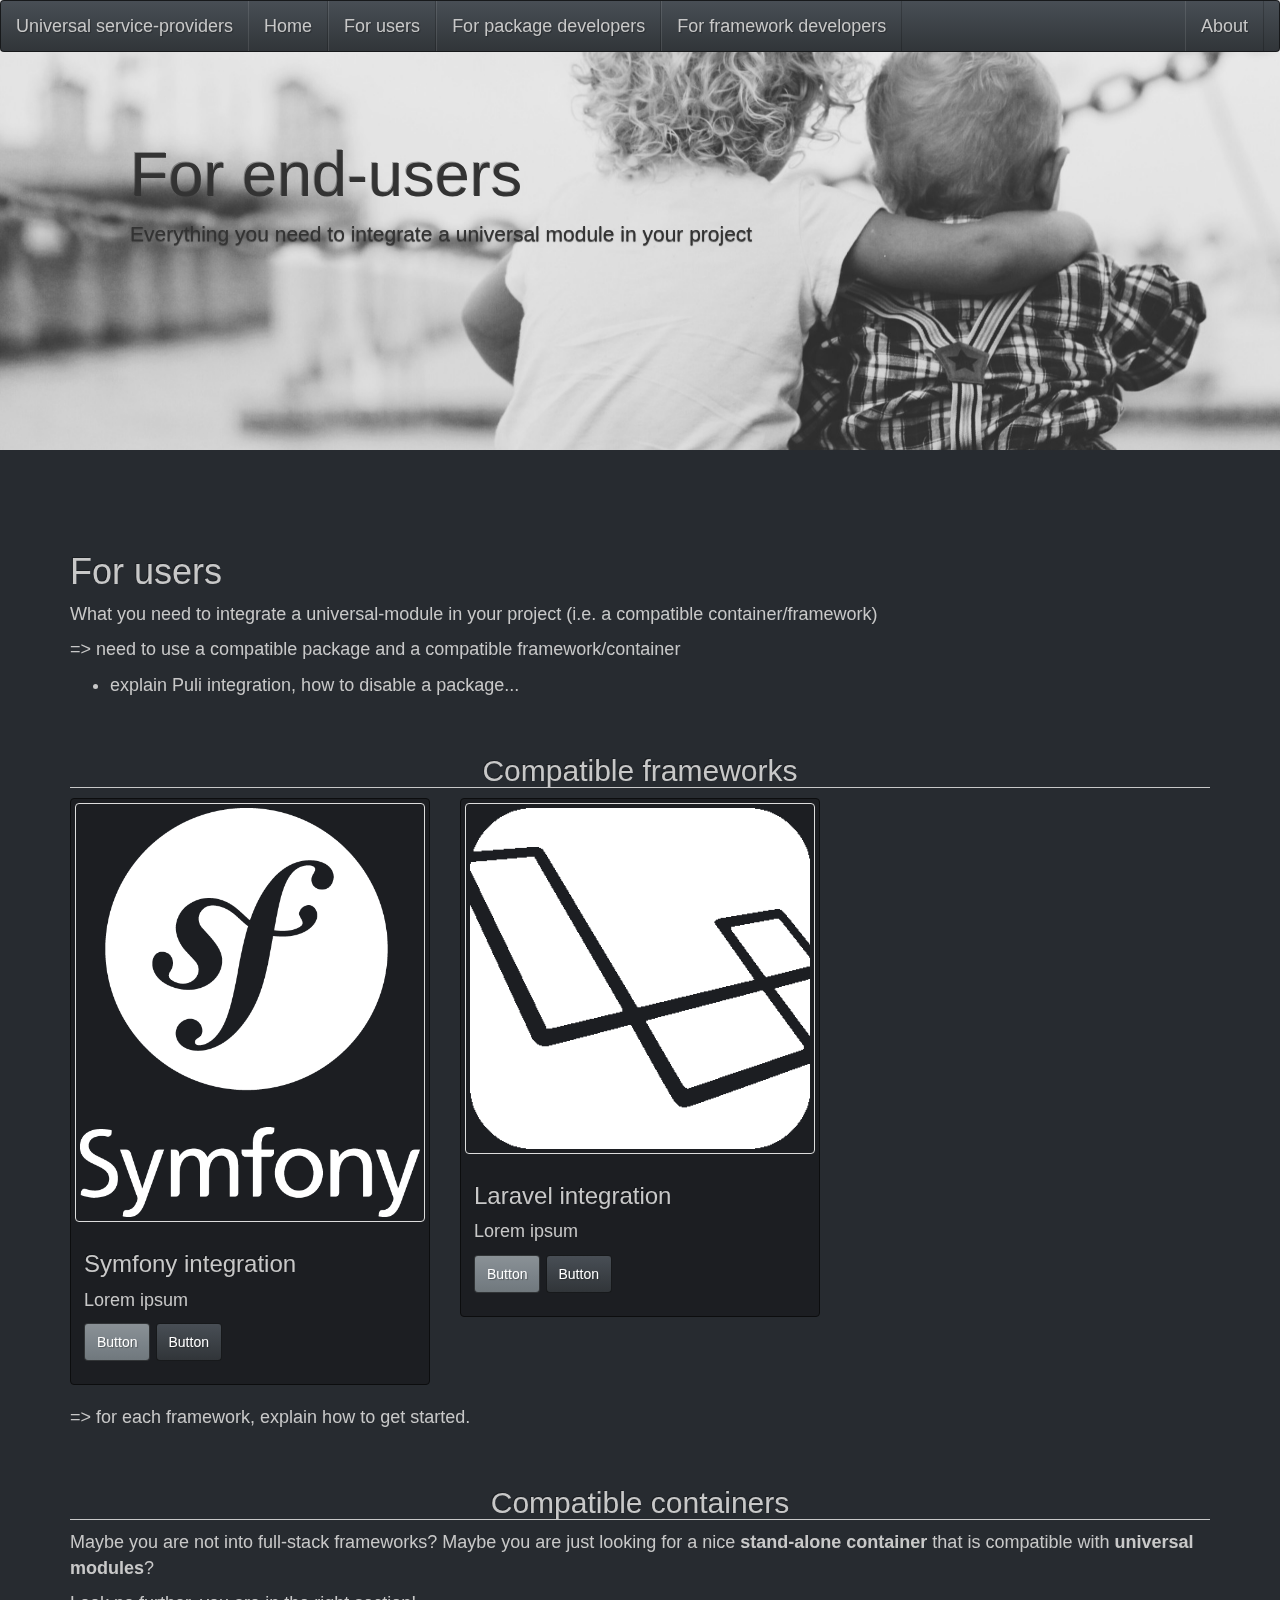
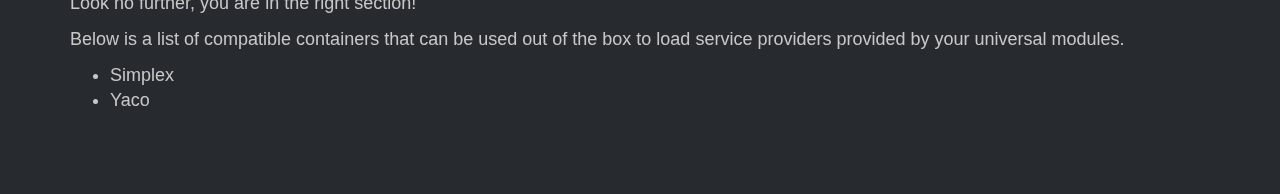
<file: users.html>
<!DOCTYPE html>
<html lang="en">
    <head>
        <meta charset="utf-8">
        <meta name="viewport" content="width=device-width, initial-scale=1">

        <title>Universal service-providers</title>

        <link rel="stylesheet" href="http://moufmouf.github.io/service-providers-best-practices/css/bootstrap.min.css">
        <!--<link rel="stylesheet" href="//maxcdn.bootstrapcdn.com/bootstrap/3.3.1/css/bootstrap-theme.min.css">-->
        <link rel="stylesheet" href="http://moufmouf.github.io/service-providers-best-practices/css/main.css">
        <link rel='stylesheet' id='hljstheme-css'  href='http://moufmouf.github.io/service-providers-best-practices/components/highlightjs/styles/darkula.css' type='text/css' media='all' />

        <script src="https://code.jquery.com/jquery-1.12.3.min.js" integrity="sha256-aaODHAgvwQW1bFOGXMeX+pC4PZIPsvn2h1sArYOhgXQ=" crossorigin="anonymous"></script>
        <script src="//netdna.bootstrapcdn.com/bootstrap/3.3.1/js/bootstrap.min.js"></script>
        <script type='text/javascript' src='http://moufmouf.github.io/service-providers-best-practices/components/highlightjs/highlight.pack.min.js'></script>

        <script>
            $(function() {
                // Little tweak for <h1>
                $("main > h1").wrap('<div class="page-header" />');
            });
        </script>

        <script type="text/javascript">
            (function($, window) {
                var init_fn_flag = false;
                var init_fn = (function() {
                    if (init_fn_flag)
                        return;
                    init_fn_flag = true;
                    hljs.configure({"tabReplace":"    "});
                    $('pre code').each(function(i, block) {
                        hljs.highlightBlock(block);
                    });
                });
                $(document).ready(init_fn);
                $(window).on("load", init_fn);
            })(jQuery, window);
        </script>

    </head>
    <body>

    <nav class="navbar navbar-default">
        <div class="container-fluid">
            <div class="navbar-header">
                <button type="button" class="navbar-toggle collapsed" data-toggle="collapse" data-target="#navbar"
                        aria-expanded="false" aria-controls="navbar">
                    <span class="sr-only">Toggle navigation</span>
                    <span class="icon-bar"></span>
                    <span class="icon-bar"></span>
                    <span class="icon-bar"></span>
                </button>
                <a class="navbar-brand" href="#">Universal service-providers</a>
            </div>
            <div id="navbar" class="navbar-collapse collapse">
                <ul class="nav navbar-nav">
                    <li><a href="http://moufmouf.github.io/service-providers-best-practices/">Home</a></li>
                    <li><a href="http://moufmouf.github.io/service-providers-best-practices/users.html">For users</a></li>
                    <li><a href="http://moufmouf.github.io/service-providers-best-practices/package_developers.html">For package developers</a></li>
                    <li><a href="http://moufmouf.github.io/service-providers-best-practices/framework_developers.html">For framework developers</a></li>
                    <!--<li class="dropdown">
                      <a href="#" class="dropdown-toggle" data-toggle="dropdown" role="button" aria-haspopup="true" aria-expanded="false">Dropdown <span class="caret"></span></a>
                      <ul class="dropdown-menu">
                        <li><a href="#">Action</a></li>
                        <li><a href="#">Another action</a></li>
                        <li><a href="#">Something else here</a></li>
                        <li role="separator" class="divider"></li>
                        <li class="dropdown-header">Nav header</li>
                        <li><a href="#">Separated link</a></li>
                        <li><a href="#">One more separated link</a></li>
                      </ul>
                    </li>-->
                </ul>
                <ul class="nav navbar-nav navbar-right">
                    <li><a href="#">About</a></li>
                </ul>
            </div><!--/.nav-collapse -->
        </div><!--/.container-fluid -->

    </nav>

    <div class="container">
                <script>
            $(function() {
                var jumboHeight = $('.jumbotron').outerHeight();
                function parallax(){
                    var scrolled = $(window).scrollTop();
                    $('.bg').css('height', (jumboHeight-scrolled) + 'px');
                }

                $(window).scroll(function(e){
                    parallax();
                });
                parallax();

            });
        </script>
        <div class="bg" style="background-image: url('images/together.jpeg')"></div>        <div class="jumbotron" style="color: #333">
            <h1>For end-users</h1>
            <p class="lead">Everything you need to integrate a universal module in your project</p>        </div>
        
        <h1 id="for-users">For users</h1>
<p>What you need to integrate a universal-module in your project (i.e. a compatible container/framework)</p>
<p>=&gt; need to use a compatible package and a compatible framework/container</p>
<ul>
<li>explain Puli integration, how to disable a package...</li>
</ul>
<h2 id="compatible-frameworks">Compatible frameworks</h2>
<div class="row">
  <div class="col-sm-6 col-md-4">
    <div class="thumbnail">
      <img src="images/symfony_white_03.png" alt="Symfony"><div class="caption">
        <h3 id="symfony-integration">Symfony integration</h3>
        <p>Lorem ipsum</p>
        <p><a href="#" class="btn btn-primary" role="button">Button</a> <a href="#" class="btn btn-default" role="button">Button</a></p>
      </div>
    </div>
  </div>
  <div class="col-sm-6 col-md-4">
      <div class="thumbnail">
        <img src="images/sign-laravel.png" alt="Laravel"><div class="caption">
          <h3 id="laravel-integration">Laravel integration</h3>
          <p>Lorem ipsum</p>
          <p><a href="#" class="btn btn-primary" role="button">Button</a> <a href="#" class="btn btn-default" role="button">Button</a></p>
        </div>
      </div>
  </div>
</div>
<p>=&gt; for each framework, explain how to get started.</p>
<h2 id="compatible-containers">Compatible containers</h2>
<p>Maybe you are not into full-stack frameworks? Maybe you are just looking for a nice <strong>stand-alone container</strong> that is compatible with <strong>universal modules</strong>?</p>
<p>Look no further, you are in the right section!</p>
<p>Below is a list of compatible containers that can be used out of the box to load service providers provided by your universal modules.</p>
<ul>
<li>Simplex</li>
<li>Yaco</li>
</ul>
    </div>


    </body>
</html>
</file>
